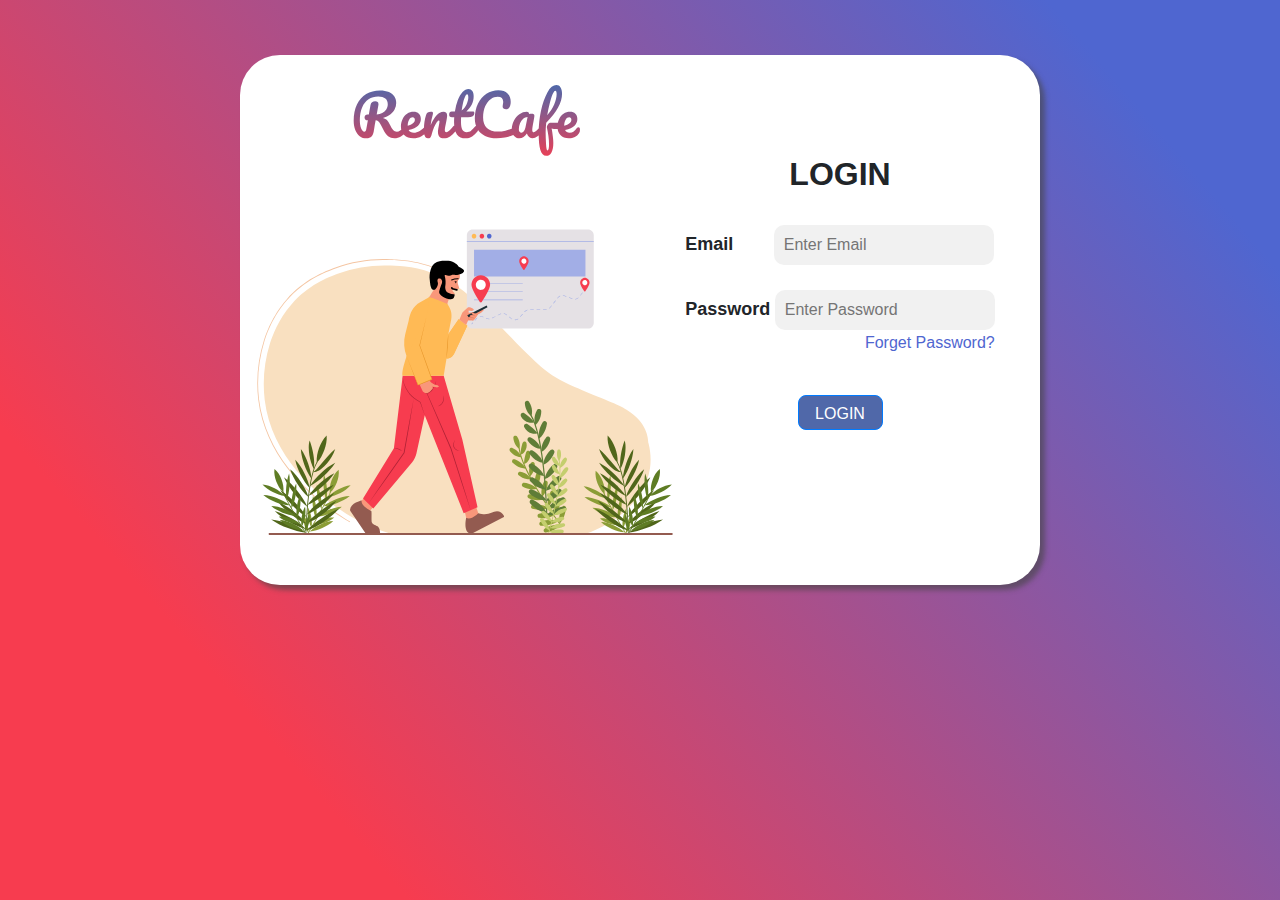
<file: forrm2.html>
<!DOCTYPE html>
<html>
<head>
	<title>
      Rent Cafe | Login
	</title>
	<link rel="stylesheet" href="form2.css">
	<link rel="stylesheet" href="https://stackpath.bootstrapcdn.com/bootstrap/4.3.1/css/bootstrap.min.css" integrity="sha384-ggOyR0iXCbMQv3Xipma34MD+dH/1fQ784/j6cY/iJTQUOhcWr7x9JvoRxT2MZw1T" crossorigin="anonymous">
</head>
<body>
<div class="row container_form">
        <div class="form_left col-sm-0 col-md-6 col-6">
            <img src="logoImage.svg" width="420px" height="470px">
        </div>
        <div class="form_right col-sm-12 col-md-6 col-6">
        <h2>LOGIN</h2><br>	
        <form action="" method="POST">
        <label for="email">Email&emsp;&emsp;</label>
        <input type="email" id="email" name="email" placeholder="Enter Email" autocomplete="OFF">
        <br><br>
        <label for="pass">Password </label>
        <input type="password" id="pass" name="pass" placeholder="Enter Password" autocomplete="OFF">
        <br>
        <p align="right"><a href="#" style="color:#4F66D0;">Forget Password?</a></p>
        <br>
        <div class="subm">
        	<button type="button" id="clear" name="clear" value="clear" class="btn btn-primary cl">LOGIN</button>
        </div> 
        </form>	
        </div>	
</body>
</html>
</file>
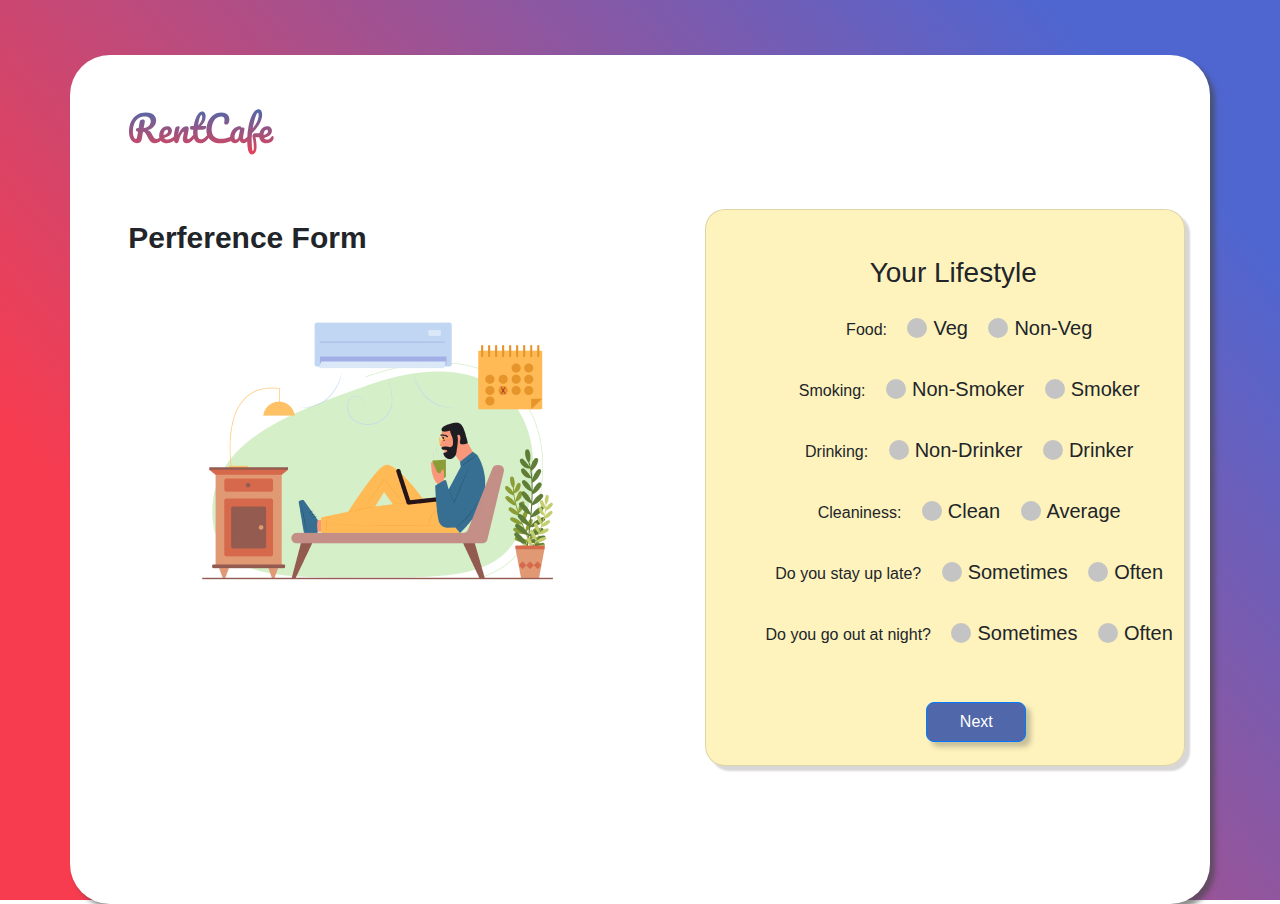
<file: prefer1.html>
<!DOCTYPE html>
<html>
<head>
	<title>Preference Form</title>
	<link rel="stylesheet" href="prefer.css">
    <link rel="stylesheet" href="https://stackpath.bootstrapcdn.com/bootstrap/4.3.1/css/bootstrap.min.css">
    <link rel="stylesheet" type="text/css" href="https://maxcdn.bootstrapcdn.com/bootstrap/4.3.1/js/bootstrap.min.js">
    <link rel="stylesheet" type="text/css" href="https://cdnjs.cloudflare.com/ajax/libs/font-awesome/4.7.0/css/font-awesome.min.css">
</head>
<body>
	<div id="fullcontainer" class="container bg-white justify-content-around">
        <div class="row">
        	<div class="form_left col-12 col-md-6">
                <img src="asset/Logo.svg" width="auto" height="auto" class="d-none d-md-block px-3" style="margin-top: 10%; margin-left: 5%;">
            </div>
        </div>
        <div class="row">
        	<div class="form_left col-12 col-md-6">
                <p style="font-size: 30px; margin-left:8%; margin-top: 30px;"><b>Perference Form</b></p>
                <div class="d-flex flex-md-row px-3 mt-4 flex-column-reverse">
                    <div class="col-md-6"><!-- 
                        	<div class="card1">
                            	<ul id="progressbar" class="text-center">
                                	<li class="active step0"></li>
                                	<li class="step0"></li>
                                	<li class="step0"></li>
                            	</ul>
                            	<h6 class="mb-5">User’s Personality</h6>
                            	<h6 class="mb-5">Perference with Apartment</h6>
                            	<h6 class="mb-5">Perference with Roomate</h6>
                        	</div> -->
                        <img src="asset/p1.jpg" width="auto" height="auto" class="d-none d-md-block px-3">
                    </div>
                </div>
            </div>
	        <div class="form_right col-12 col-md-6 justify-content-center" style="margin-left: 0px; margin-bottom: 10%;"><br>
	           	<div class="col-md-6">
	                <div class="card text-center" id="formbg" style="background-color: rgba(253,210,0,0.26);  width:30rem; border-radius: 20px !important;">
						<h3 style="margin-top: 10%; margin-bottom: 5%;">Your Lifestyle</h3>
						<form action="prefer2.html" method="POST">
							<label for="gender">&emsp;&emsp;Food:</label>&emsp;
			                <label class="rad">
			                    <input type="radio" name="food" value="veg">&emsp;<span class="checkmark"></span>
			                </label><span class="rad_label">Veg</span>&emsp;
			                <label class="rad">
			                    <input type="radio" name="food" value="non-veg">&emsp;<span class="checkmark"></span>
			                </label><span class="rad_label">Non-Veg</span><br><br>

			                <label for="gender">&emsp;&emsp;Smoking:</label>&emsp;
			                <label class="rad">
			                    <input type="radio" name="smoke" value="ns">&emsp;<span class="checkmark"></span>
			                </label><span class="rad_label">Non-Smoker</span>&emsp;
			                <label class="rad">
			                    <input type="radio" name="smoke" value="s">&emsp;<span class="checkmark"></span>
			                </label><span class="rad_label">Smoker</span><br><br>

			                <label for="gender">&emsp;&emsp;Drinking:</label>&emsp;
			                <label class="rad">
			                    <input type="radio" name="drink" value="nd">&emsp;<span class="checkmark"></span>
			                </label><span class="rad_label">Non-Drinker</span>&emsp;
			                <label class="rad">
			                    <input type="radio" name="drink" value="d">&emsp;<span class="checkmark"></span>
			                </label><span class="rad_label">Drinker</span><br><br>

			                <label for="gender">&emsp;&emsp;Cleaniness:</label>&emsp;
			                <label class="rad">
			                    <input type="radio" name="clean" value="clean">&emsp;<span class="checkmark"></span>
			                </label><span class="rad_label">Clean</span>&emsp;
			                <label class="rad">
			                    <input type="radio" name="clean" value="avg">&emsp;<span class="checkmark"></span>
			                </label><span class="rad_label">Average</span><br><br>

			                <label for="gender">&emsp;&emsp;Do you stay up late?</label>&emsp;
			                <label class="rad">
			                    <input type="radio" name="late" value="sometimes">&emsp;<span class="checkmark"></span>
			                </label><span class="rad_label">Sometimes</span>&emsp;
			                <label class="rad">
			                    <input type="radio" name="late" value="often">&emsp;<span class="checkmark"></span>
			                </label><span class="rad_label">Often</span><br><br>

			                <label for="gender">&emsp;&emsp;Do you go out at night?</label>&emsp;
			                <label class="rad">
			                    <input type="radio" name="night" value="sometimes">&emsp;<span class="checkmark"></span>
			                </label><span class="rad_label">Sometimes</span>&emsp;
			                <label class="rad">
			                    <input type="radio" name="night" value="often">&emsp;<span class="checkmark"></span>
			                </label><span class="rad_label">Often</span><br><br>

					        <div class="subm" style="margin-bottom: 5%;">
		                        <input type="submit" class="btn btn-primary cl" id="next" name="next" value="Next">
		                    </div>
						</form> 
					</div>
				</div>
	        </div>
       	</div>
    </div>
</body>
</html>
</file>
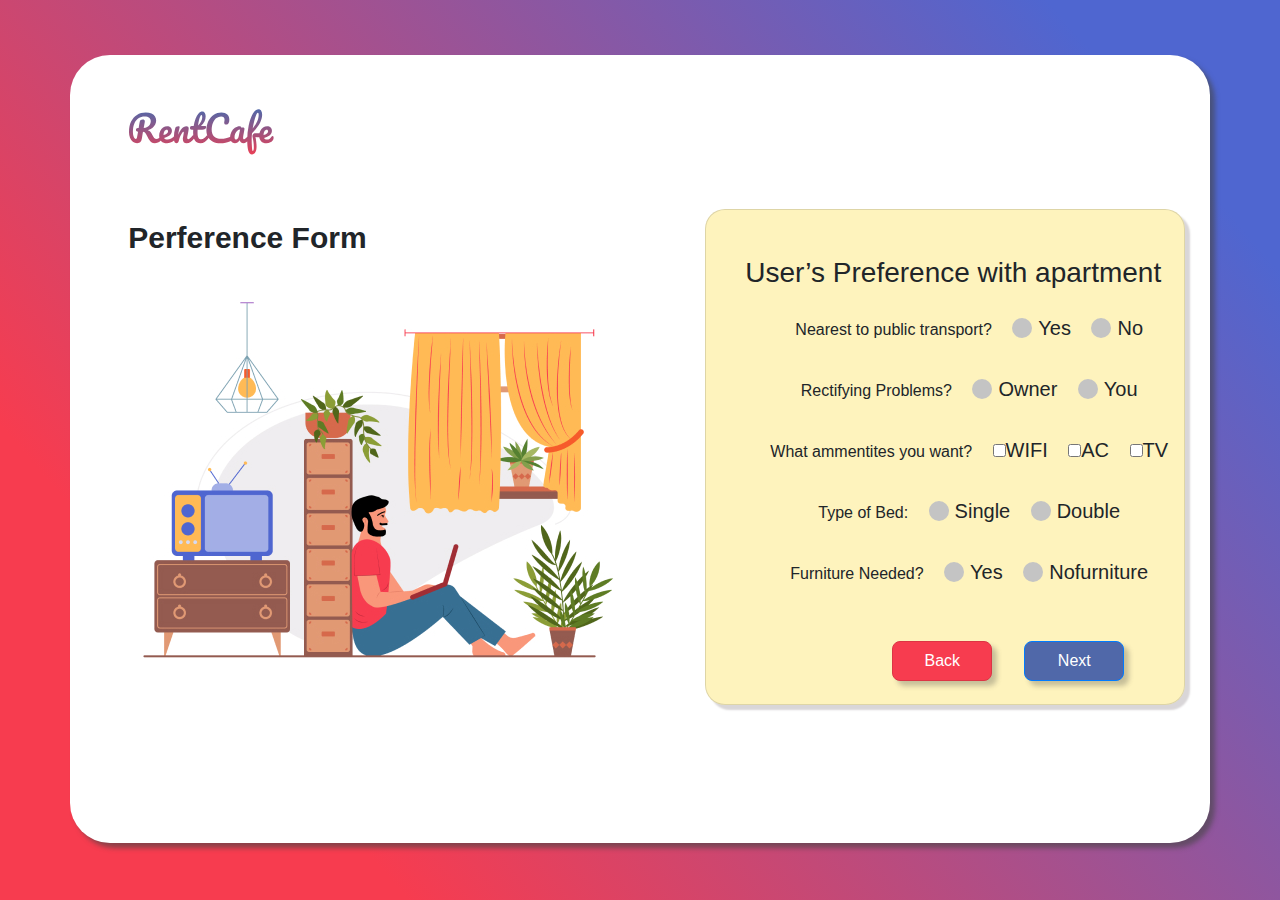
<file: prefer2.html>
<!DOCTYPE html>
<html>
<head>
	<title>Preference Form</title>
	<link rel="stylesheet" href="prefer.css">
    <link rel="stylesheet" href="https://stackpath.bootstrapcdn.com/bootstrap/4.3.1/css/bootstrap.min.css">
    <link rel="stylesheet" type="text/css" href="https://maxcdn.bootstrapcdn.com/bootstrap/4.3.1/js/bootstrap.min.js">
    <link rel="stylesheet" type="text/css" href="https://cdnjs.cloudflare.com/ajax/libs/font-awesome/4.7.0/css/font-awesome.min.css">
</head>
<body>
	<div id="fullcontainer" class="container bg-white justify-content-around">
        <div class="row">
        	<div class="form_left col-12 col-md-6">
                <img src="asset/Logo.svg" width="auto" height="auto" class="d-none d-md-block px-3" style="margin-top: 10%; margin-left: 5%;">
            </div>
        </div>
        <div class="row">
        	<div class="form_left col-12 col-md-6">
                <p style="font-size: 30px; margin-left:8%; margin-top: 30px;"><b>Perference Form</b></p>
                <div class="d-flex flex-md-row px-3 mt-4 flex-column-reverse">
                    <div class="col-md-6" style="padding-right: 12%; margin-left: 0;"><!-- 
                        	<div class="card1">
                            	<ul id="progressbar" class="text-center">
                                	<li class="active step0"></li>
                                	<li class="step0"></li>
                                	<li class="step0"></li>
                            	</ul>
                            	<h6 class="mb-5">User’s Personality</h6>
                            	<h6 class="mb-5">Perference with Apartment</h6>
                            	<h6 class="mb-5">Perference with Roomate</h6>
                        	</div> -->
                        <img src="asset/p2.jpg" class="d-none d-md-block px-3" >
                    </div>
                </div>
            </div>
	        <div class="form_right col-12 col-md-6 justify-content-center" style="margin-left: 0px; margin-bottom: 10%;"><br>
	           	<div class="col-md-6">
	                <div class="card text-center" id="formbg" style="background-color: rgba(253,210,0,0.26);  width:30rem; border-radius: 20px !important;">
						<h3 style="margin-top: 10%; margin-bottom: 5%;">User’s Preference with apartment</h3>
						<form action="prefer3.html" method="POST">
							<label for="gender">&emsp;&emsp;Nearest to public transport?</label>&emsp;
			                <label class="rad">
			                    <input type="radio" name="trans" value="yes">&emsp;<span class="checkmark"></span>
			                </label><span class="rad_label">Yes</span>&emsp;
			                <label class="rad">
			                    <input type="radio" name="trans" value="no">&emsp;<span class="checkmark"></span>
			                </label><span class="rad_label">No</span><br><br>

			                <label for="gender">&emsp;&emsp;Rectifying Problems?</label>&emsp;
			                <label class="rad">
			                    <input type="radio" name="problem" value="owner">&emsp;<span class="checkmark"></span>
			                </label><span class="rad_label">Owner</span>&emsp;
			                <label class="rad">
			                    <input type="radio" name="problem" value="you">&emsp;<span class="checkmark"></span>
			                </label><span class="rad_label">You</span><br><br>

			                <label for="gender">&emsp;&emsp;What ammentites you want?</label>&emsp;
			                <label class="checkbox-inline">
						      <input type="checkbox" value="wifi" name="ammentites"></label><span class="rad_label">WIFI</span>&emsp;
						    <label class="checkbox-inline">
						      <input type="checkbox" value="ac" name="ammentites"></label><span class="rad_label">AC</span>&emsp;
						    <label class="checkbox-inline">
						      <input type="checkbox" value="tv" name="ammentites"></label><span class="rad_label">TV</span>
			                <br><br>
			                
			                <label for="gender">&emsp;&emsp;Type of Bed:</label>&emsp;
			                <label class="rad">
			                    <input type="radio" name="bed" value="single">&emsp;<span class="checkmark"></span>
			                </label><span class="rad_label">Single</span>&emsp;
			                <label class="rad">
			                    <input type="radio" name="bed" value="double">&emsp;<span class="checkmark"></span>
			                </label><span class="rad_label">Double</span><br><br>

			                <label for="gender">&emsp;&emsp;Furniture Needed?</label>&emsp;
			                <label class="rad">
			                    <input type="radio" name="furniture" value="yes">&emsp;<span class="checkmark"></span>
			                </label><span class="rad_label">Yes</span>&emsp;
			                <label class="rad">
			                    <input type="radio" name="furniture" value="no">&emsp;<span class="checkmark"></span>
			                </label><span class="rad_label">Nofurniture</span><br><br>

					        <div class="subm" style="margin-bottom: 5%;">&emsp;&emsp;&emsp;&emsp;
                        		<input type="submit" class="btn btn-danger cl" id="back" name="back" value="Back">&emsp;&emsp;
                        		<input type="submit" class="btn btn-primary cl" id="next" name="next" value="Next">
                    		</div>
						</form> 
					</div>
				</div>
	        </div>
       	</div>
    </div>
</body>
</html>
</file>
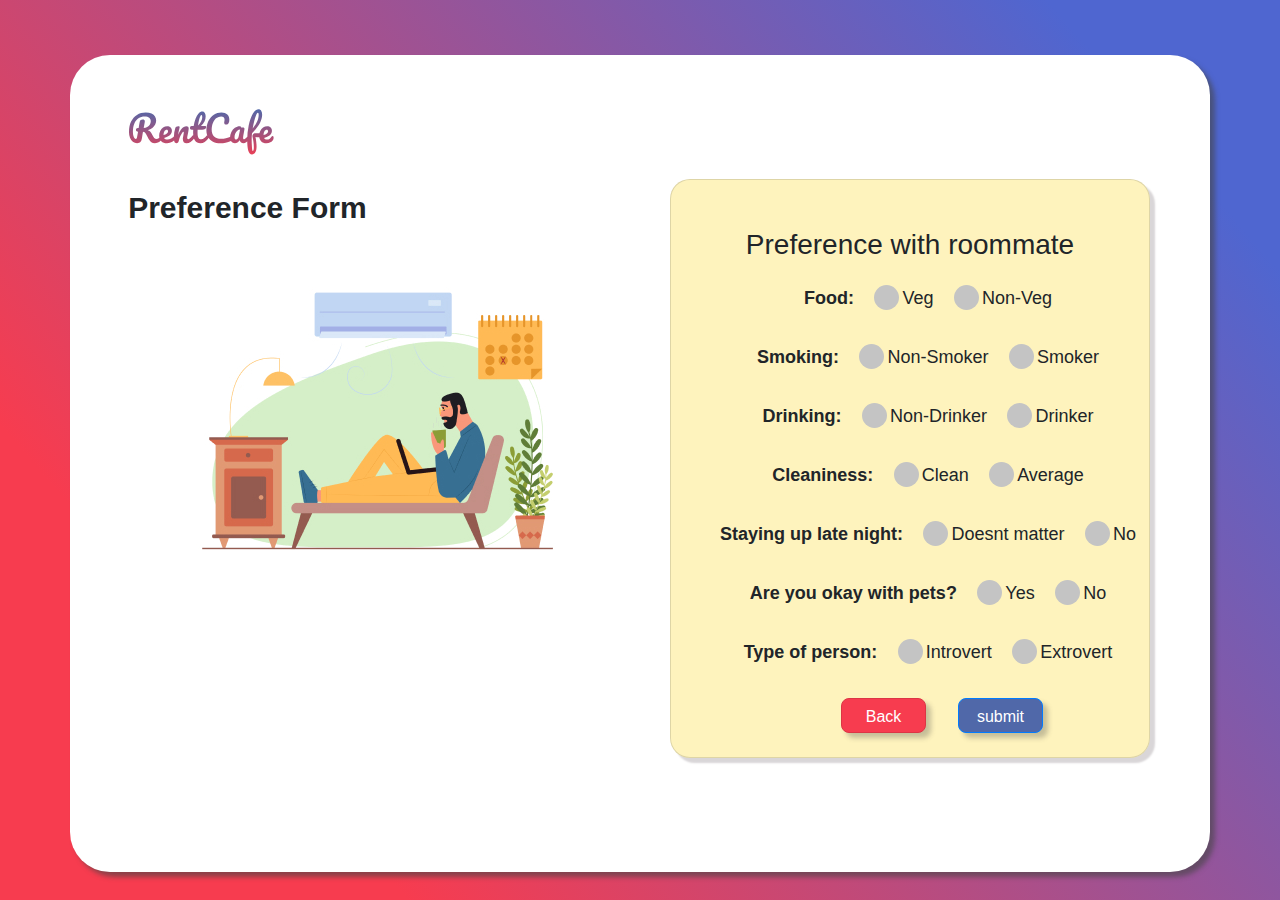
<file: prefer3.html>
<!DOCTYPE html>
<html>
<head>
	<title>Preference Form</title>
	<link rel="stylesheet" href="prefer3.css">
    <link rel="stylesheet" href="https://stackpath.bootstrapcdn.com/bootstrap/4.3.1/css/bootstrap.min.css">
    <link rel="stylesheet" type="text/css" href="https://maxcdn.bootstrapcdn.com/bootstrap/4.3.1/js/bootstrap.min.js">
    <link rel="stylesheet" type="text/css" href="https://cdnjs.cloudflare.com/ajax/libs/font-awesome/4.7.0/css/font-awesome.min.css">
</head>
<body>
	<div id="fullcontainer" class="container bg-white justify-content-around">
        <div class="row">
        	<div class="form_left col-12 col-md-6">
                <img src="asset/Logo.svg" width="auto" height="auto" class="d-none d-md-block px-3" style="margin-top: 10%; margin-left: 5%;">
            </div>
        </div>
        <div class="row">
        	<div class="form_left col-12 col-md-6">
                <p style="font-size: 30px; margin-left:8%; margin-top: 30px;"><b>Preference Form</b></p>
                <div class="d-flex flex-md-row px-3 mt-4 flex-column-reverse">
                    <div class="col-md-6">
                        <img src="asset/p1.jpg" width="auto" height="auto" class="d-none d-md-block px-3">
                    </div>
                </div>
            </div>
	        <div class="form_right col-12 col-md-6 justify-content-center" style="margin-left: 0px; margin-bottom: 10%;"><br>
	           	<div class="col-md-6">
	                <div class="card text-center" id="formbg" style="background-color: rgba(253,210,0,0.26);  width:30rem; border-radius: 20px !important;">
						<h3 style="margin-top: 10%; margin-bottom: 5%;">Preference with roommate</h3>
						<form action="prefer2.html" method="POST">
							<label for="gender">&emsp;&emsp;Food:</label>&emsp;
			                <label class="rad">
			                    <input type="radio" name="food" value="veg">&emsp;<span class="checkmark"></span>
			                </label><span class="rad_label">Veg</span>&emsp;
			                <label class="rad">
			                    <input type="radio" name="food" value="non-veg">&emsp;<span class="checkmark"></span>
			                </label><span class="rad_label">Non-Veg</span><br><br>

			                <label for="gender">&emsp;&emsp;Smoking:</label>&emsp;
			                <label class="rad">
			                    <input type="radio" name="smoke" value="ns">&emsp;<span class="checkmark"></span>
			                </label><span class="rad_label">Non-Smoker</span>&emsp;
			                <label class="rad">
			                    <input type="radio" name="smoke" value="s">&emsp;<span class="checkmark"></span>
			                </label><span class="rad_label">Smoker</span><br><br>

			                <label for="gender">&emsp;&emsp;Drinking:</label>&emsp;
			                <label class="rad">
			                    <input type="radio" name="drink" value="nd">&emsp;<span class="checkmark"></span>
			                </label><span class="rad_label">Non-Drinker</span>&emsp;
			                <label class="rad">
			                    <input type="radio" name="drink" value="d">&emsp;<span class="checkmark"></span>
			                </label><span class="rad_label">Drinker</span><br><br>

			                <label for="gender">&emsp;&emsp;Cleaniness:</label>&emsp;
			                <label class="rad">
			                    <input type="radio" name="clean" value="clean">&emsp;<span class="checkmark"></span>
			                </label><span class="rad_label">Clean</span>&emsp;
			                <label class="rad">
			                    <input type="radio" name="clean" value="avg">&emsp;<span class="checkmark"></span>
			                </label><span class="rad_label">Average</span><br><br>

			                <label for="gender">&emsp;&emsp;Staying up late night:</label>&emsp;
			                <label class="rad">
			                    <input type="radio" name="late" value="sometimes">&emsp;<span class="checkmark"></span>
			                </label><span class="rad_label">Doesnt matter</span>&emsp;
			                <label class="rad">
			                    <input type="radio" name="late" value="often">&emsp;<span class="checkmark"></span>
			                </label><span class="rad_label">No</span><br><br>

			                <label for="gender">&emsp;&emsp;Are you okay with pets?</label>&emsp;
			                <label class="rad">
			                    <input type="radio" name="night" value="sometimes">&emsp;<span class="checkmark"></span>
			                </label><span class="rad_label">Yes</span>&emsp;
			                <label class="rad">
			                    <input type="radio" name="night" value="often">&emsp;<span class="checkmark"></span>
			                </label><span class="rad_label">No</span><br><br>

			                <label for="gender">&emsp;&emsp;Type of person:</label>&emsp;
			                <label class="rad">
			                    <input type="radio" name="nature" value="introvert">&emsp;<span class="checkmark"></span>
			                </label><span class="rad_label">Introvert</span>&emsp;
			                <label class="rad">
			                    <input type="radio" name="nature" value="Extrovert">&emsp;<span class="checkmark"></span>
			                </label><span class="rad_label">Extrovert</span><br><br>


					        <div class="subm" style="margin-bottom: 5%;">&emsp;&emsp;&emsp;&emsp;
                        		<input type="submit" class="btn btn-danger cl" id="back" name="back" value="Back">&emsp;&emsp;
		                        <input type="submit" class="btn btn-primary cl" id="next" name="next" value="submit">
		                    </div>
						</form> 
					</div>
				</div>
	        </div>
       	</div>
    </div>
</body>
</html>
</file>
<file: form2.css>
html{
	height: 100%;
	width: 100%;
}
body{
	background-image: url("backgroundImage.svg");
	background-repeat: no-repeat;
    background-attachment: fixed;
    background-size: cover;
}

.error {
  color: red;
}
.container_form {
    display: flex;
    margin: 55px 240px !important;
    background-color: white;
    border-radius: 40px;
    -moz-box-shadow: 5px 5px 5px rgba(68, 68, 68, 0.6);
    -webkit-box-shadow: 5px 5px 5px rgba(68, 68, 68, 0.6);
    box-shadow: 5px 5px 5px rgba(68, 68, 68, 0.6);
}
.form_left {
    flex: 1;
    padding: 10px 30px 50px 30px;
}

.form_right {
    padding-top: 100px;
    flex: 1;
    display: flex;
    flex-direction: column;
    align-items: center;
}
.form {
    display: flex;
    align-items: center;
}
h2 {
    font-weight: 700 !important;
    margin-bottom: 0px;
}
label {
    font-size: large;
    font-weight: 600;
}
input[type=text],input[type=password],input[type=email] {
    width: 220px;
    height: 40px;
    outline: none;
    border: none;
    padding: 10px;
    background-color: #f1f1f1;
    border-radius: 10px;
    display: inline-block;
}
.subm {
    display: flex;
    align-items: center;
    justify-content: center;
  }
.btn-primary {
    border-radius: 8px !important;
    width: 85px !important;
    height: 35px !important;
    background-color: #5068A9 !important;
}
.btn-danger {
    outline: none;
    border-radius: 8px !important;
    width: 85px !important;
    height: 35px !important;
    background-color: #F73C4F !important;
}
#back, #submit {
    -moz-box-shadow: 5px 5px 5px rgba(68, 68, 68, 0.3);
    -webkit-box-shadow: 5px 5px 5px rgba(68, 68, 68, 0.3);
    box-shadow: 5px 5px 5px rgba(68, 68, 68, 0.3);
}
</file>
<file: prefer.css>
html 
{
	height: 100%;
    width: 100%;
    font-family: 'Roboto', sans-serif;
}
body {
    background-image: url("backgroundImage.svg");
    background-repeat: no-repeat;
    background-attachment: fixed;
    background-size: cover;
}
img{
    margin-bottom: 30px;
}
h4{
    margin-left: 8%;
    margin-top: 20px !important;
    color: #5068A9;
    font-size: x-large!important;
    font-weight: 600!important;
}
h6{
    margin-left: 8%;
    font-family: 'Poppins', sans-serif;
    font-size: light!important;
    font-weight: 400!important;
    margin-bottom: 30px!important;
}

li:nth-child(even) {
    list-style: none;
    margin-left: 12px;
    margin-bottom: 4px;
}
li:nth-child(odd) {
    list-style: square inside url('asset/blankc.svg');
    margin-bottom: -10px;
}
#fullcontainer {
    margin-top: 55px;
    border-radius: 40px !important;
    -moz-box-shadow: 5px 5px 5px rgba(68, 68, 68, 0.6);
    -webkit-box-shadow: 5px 5px 5px rgba(68, 68, 68, 0.6);
    box-shadow: 5px 5px 5px rgba(68, 68, 68, 0.6);
	margin-bottom: 5%;
	width: 100%;
	height: auto;
}
.vertical { 
	border-left: 2px solid rgb(121, 116, 116); 
	height: 30px; 
	/* position:absolute;  */
	left: 50%; 
} 
.listtick {
    list-style: square inside url('asset/circle.svg') !important;
    padding-top: 5px;
}
#formbg{
    padding-left: 1rem;
    margin-left: 2.2rem;
	-webkit-box-shadow: 5px 5px 2px 0px rgba(217,214,216,1);
	-moz-box-shadow: 5px 5px 2px 0px rgba(217,214,216,1);
	box-shadow: 5px 5px 2px 0px rgba(217,214,216,1);
	margin-bottom: 10%;
	background-color: rgba(253,210,0,0.26);  
	width:34rem;
    border-radius: 20px !important;
}
.subm {
    display: flex;
    align-items: center;
    justify-content: center;
    margin-bottom: 5%;
    margin-top: 5%;
    margin-left: 10%;
}
.btn-primary {
    border-radius: 8px !important;
    width: 100px !important;
    height: 40px !important;
    background-color: #5068A9 !important;
}
.btn-danger {
    border-radius: 8px !important;
    width: 100px !important;
    height: 40px !important;
    background-color: #F73C4F !important;
}
#back, #next {
    -moz-box-shadow: 5px 5px 5px rgba(68, 68, 68, 0.3);
    -webkit-box-shadow: 5px 5px 5px rgba(68, 68, 68, 0.3);
    box-shadow: 5px 5px 5px rgba(68, 68, 68, 0.3);
}
#l1{
    font-size: large;
	font-weight: 400;
	display: inline-block;
  	width: 220px;
    text-align: right;
    padding-top: -10px;
    margin-top: 0px;
}
.rad {
    position: relative;
    padding-left: 10px;
    cursor: pointer;
    -webkit-user-select: none;
    -moz-user-select: none;
    -ms-user-select: none;
    user-select: none;
    display: inline-block;
  	text-align: left;
}
.rad_label
{
	font-size: 20px;
	font-weight: lighter;
}
/* Hide the browser's default radio button */
.rad input 
{
    position: absolute;
    opacity: 0;
    cursor: pointer;
    height: 0;
    width: 0;
}
  
  /* Create a custom radio button */
.checkmark {
    position: absolute;
    top: 0;
    left: 0;
    height: 20px;
    width: 20px;
    background-color: #C4C4C4;
    border-radius: 50%;
}
.error
{
    color: red;
}
/* On mouse-over, add a grey background color */
.rad:hover input ~ .checkmark {
    background-color: #C4C4C4;
}
  
/* When the radio button is checked, add a blue background */
.rad input:checked ~ .checkmark {
    background-color: #5068A9;
}
  
/* Create the indicator (the dot/circle - hidden when not checked) */
.checkmark:after {
    content: "";
    position: absolute;
    display: none;
}
  
/* Show the indicator (dot/circle) when checked */
.rad input:checked ~ .checkmark:after {
    display: block;
}
.l1{
    position: relative;
    top: -5px;
    font-size: large;
	font-weight: 700;
}
.op{
    text-align: left;
}
.custom-control-input:checked~.custom-control-indicator{
    color:white;
    background-color:red;
    }
</file>
<file: prefer3.css>
html {
    height: 100%;
    width: 100%;
}
body {
    background-image: url("backgroundImage.svg");
    background-repeat: no-repeat;
    background-attachment: fixed;
    background-size: cover;
}
#fullcontainer {
  /* margin: 55px 240px; */
  margin-top: 55px;
  border-radius: 40px !important;
  -moz-box-shadow: 5px 5px 5px rgba(68, 68, 68, 0.6);
  -webkit-box-shadow: 5px 5px 5px rgba(68, 68, 68, 0.6);
  box-shadow: 5px 5px 5px rgba(68, 68, 68, 0.6);
  margin-bottom: 5%;
}
.subm {
    display: flex;
    align-items: center;
    justify-content: center;
  }
.btn-primary {
    border-radius: 8px !important;
    width: 85px !important;
    height: 35px !important;
    background-color: #5068A9 !important;
}
#back,#next {
    -moz-box-shadow: 5px 5px 5px rgba(68, 68, 68, 0.3);
    -webkit-box-shadow: 5px 5px 5px rgba(68, 68, 68, 0.3);
    box-shadow: 5px 5px 5px rgba(68, 68, 68, 0.3);
}
#formbg
{
	-webkit-box-shadow: 5px 5px 2px 0px rgba(217,214,216,1);
-moz-box-shadow: 5px 5px 2px 0px rgba(217,214,216,1);
box-shadow: 5px 5px 2px 0px rgba(217,214,216,1);
}
label {
    font-size: large;
    font-weight: 600;
}
.rad_label
{
	font-size: 18px;
	font-weight: lighter;
}
input[type=radio] {
    /* width: 200px;
    height: 30px; */
    outline: none;
    border: none;
    padding: 10px;
    background-color: #C4C4C4;
    border-radius: 8px;
}
/* Customize the label (the rad) */
.rad {
    /* display: block; */
    position: relative;
    padding-left: 10px;
    cursor: pointer;
    -webkit-user-select: none;
    -moz-user-select: none;
    -ms-user-select: none;
    user-select: none;
  }
  
  /* Hide the browser's default radio button */
  .rad input {
    position: absolute;
    opacity: 0;
    cursor: pointer;
    height: 0;
    width: 0;
  }
  
  /* Create a custom radio button */
  .checkmark {
    position: absolute;
    top: 0;
    left: 0;
    height: 25px;
    width: 25px;
    background-color: #C4C4C4;
    border-radius: 50%;
  }
  
  /* On mouse-over, add a grey background color */
  .rad:hover input ~ .checkmark {
    background-color: #C4C4C4;
  }
  
  /* When the radio button is checked, add a blue background */
  .rad input:checked ~ .checkmark {
    background-color: #5068A9;
  }
  
  /* Create the indicator (the dot/circle - hidden when not checked) */
  .checkmark:after {
    content: "";
    position: absolute;
    display: none;
  }
  
  /* Show the indicator (dot/circle) when checked */
  .rad input:checked ~ .checkmark:after {
    display: block;
  }

.btn-danger {
    outline: none;
    border-radius: 8px !important;
    width: 85px !important;
    height: 35px !important;
    background-color: #F73C4F !important;
}
/*.card1 {
    margin-left: 140px;
    z-index: 0;
    border-right: 1px solid #F5F5F5
}
#progressbar {
    position: absolute;
    left: 35px;
    overflow: hidden;
    color: #E53935
}

#progressbar li {
    list-style-type: none;
    font-size: 8px;
    font-weight: 400;
    margin-bottom: 36px
}
#progressbar li:nth-child(3) {
    margin-bottom: 88px
}

#progressbar .step0:before {
    content: "";
    color: #fff
}

#progressbar li:before {
    width: 30px;
    height: 30px;
    line-height: 30px;
    display: block;
    font-size: 20px;
    background: #fff;
    border: 2px solid #E53935;
    border-radius: 50%;
    margin: auto
}

#progressbar li:last-child:before {
    width: 40px;
    height: 40px
}

#progressbar li:after {
    content: '';
    width: 3px;
    height: 66px;
    background: #BDBDBD;
    position: absolute;
    left: 58px;
    top: 15px;
    z-index: -1
}

#progressbar li:last-child:after {
    top: 147px;
    height: 132px
}

#progressbar li:nth-child(3):after {
    top: 81px
}

#progressbar li:nth-child(2):after {
    top: 0px
}

#progressbar li:first-child:after {
    position: absolute;
    top: -81px
}

#progressbar li.active:after {
    background: #E53935
}

#progressbar li.active:before {
    background: #E53935;
    font-family: FontAwesome;
    content: "\f00c"
}
@media screen and (max-width: 912px) {
    .card1 {
        border: none;
        margin-left: 50px
    }
    #progressbar {
        left: -25px
    }
}*/
</file>
